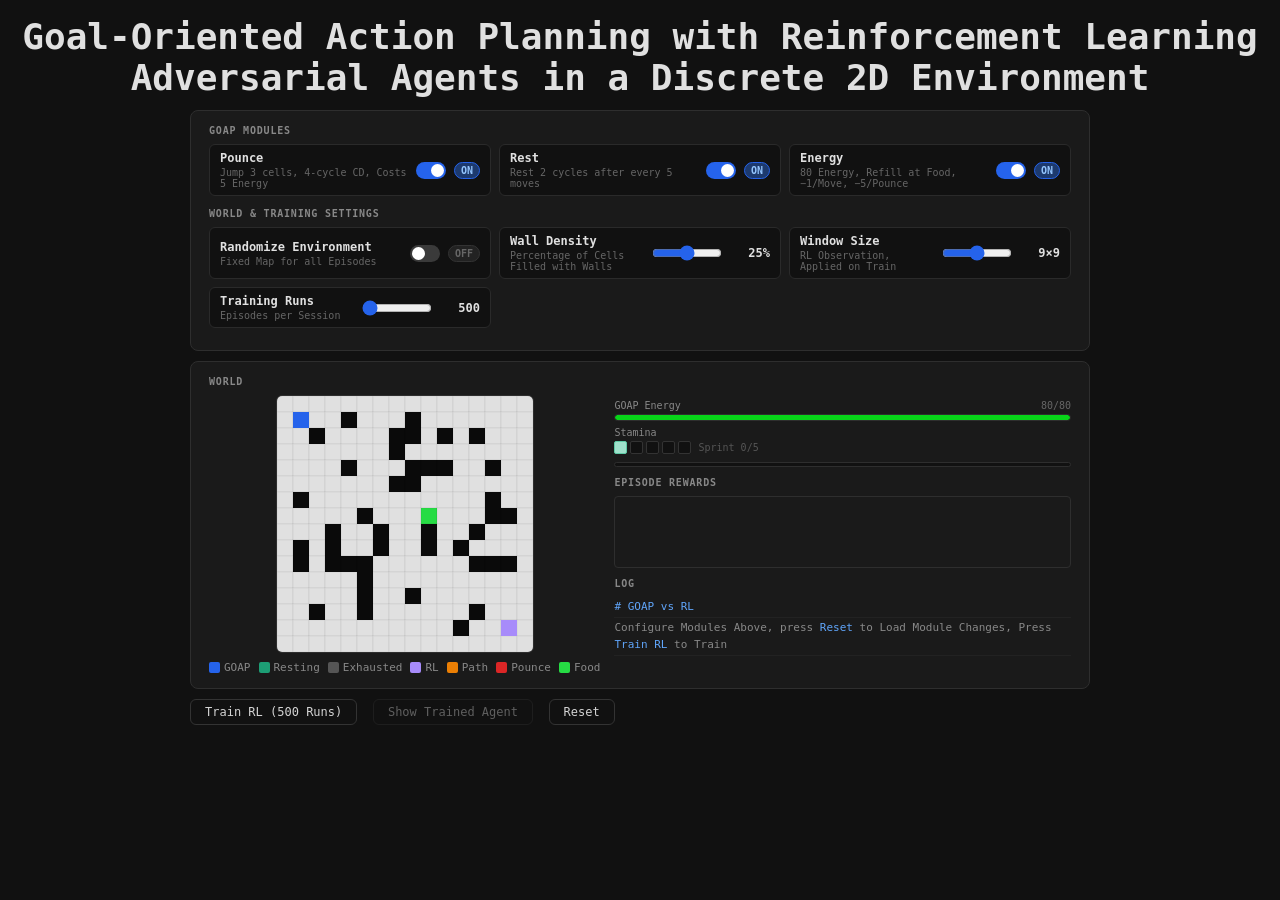
<file: projects/planningSim/index.html>
<!DOCTYPE html>
<html lang="en">
<head>
  <meta charset="UTF-8">
  <meta name="viewport" content="width=device-width, initial-scale=1.0">
  <title>Goal-Oriented Action Planning with Reinforcement Learning Adversarial Agents in a Discrete 2D Environment</title>
  <link rel="stylesheet" href="style.css">
</head>
<body>
  <h1>Goal-Oriented Action Planning with Reinforcement Learning<br> Adversarial Agents in a Discrete 2D Environment</h1>
  <!-- GOAP modules -->
  <div class="panel">
    <h3>GOAP modules</h3>
    <div class="ctrl-grid">

      <div class="ctrl-card">
        <div class="ctrl-info">
          <div class="ctrl-name">Pounce</div>
          <div class="ctrl-desc">Jump 3 cells, 4-cycle CD, Costs 5 Energy</div>
        </div>
        <div class="toggle-track on" id="pounce-track" onclick="toggleMod('pounce')">
          <div class="toggle-thumb"></div>
        </div>
        <span class="badge badge-on" id="pounce-badge">ON</span>
      </div>

      <div class="ctrl-card">
        <div class="ctrl-info">
          <div class="ctrl-name">Rest</div>
          <div class="ctrl-desc">Rest 2 cycles after every 5 moves</div>
        </div>
        <div class="toggle-track on" id="rest-track" onclick="toggleMod('rest')">
          <div class="toggle-thumb"></div>
        </div>
        <span class="badge badge-on" id="rest-badge">ON</span>
      </div>

      <div class="ctrl-card">
        <div class="ctrl-info">
          <div class="ctrl-name">Energy</div>
          <div class="ctrl-desc">80 Energy, Refill at Food, −1/Move, −5/Pounce</div>
        </div>
        <div class="toggle-track on" id="energy-track" onclick="toggleMod('energy')">
          <div class="toggle-thumb"></div>
        </div>
        <span class="badge badge-on" id="energy-badge">ON</span>
      </div>

    </div>

    <!-- World & training settings -->
    <h3 style="margin-top:12px">world &amp; training settings</h3>
    <div class="ctrl-grid">

      <div class="ctrl-card">
        <div class="ctrl-info">
          <div class="ctrl-name">Randomize Environment</div>
          <div class="ctrl-desc" id="randenv-desc">Fixed Map for all Episodes</div>
        </div>
        <div class="toggle-track" id="randomenv-track" onclick="toggleMod('randomenv')">
          <div class="toggle-thumb"></div>
        </div>
        <span class="badge badge-off" id="randomenv-badge">OFF</span>
      </div>

      <div class="ctrl-card">
        <div class="ctrl-info">
          <div class="ctrl-name">Wall Density</div>
          <div class="ctrl-desc">Percentage of Cells Filled with Walls</div>
        </div>
        <input type="range" min="0" max="50" step="1" value="25" id="density-slider"
               oninput="document.getElementById('density-val').textContent=this.value+'%'">
        <span class="slider-val" id="density-val">25%</span>
      </div>

      <div class="ctrl-card">
        <div class="ctrl-info">
          <div class="ctrl-name">Window Size</div>
          <div class="ctrl-desc">RL Observation, Applied on Train</div>
        </div>
        <input type="range" min="5" max="13" step="2" value="9" id="window-slider"
               oninput="updateWindowLabel(this.value)">
        <span class="slider-val" id="window-val">9×9</span>
      </div>

      <div class="ctrl-card">
        <div class="ctrl-info">
          <div class="ctrl-name">Training Runs</div>
          <div class="ctrl-desc">Episodes per Session</div>
        </div>
        <input type="range" min="500" max="5000" step="500" value="500" id="runs-slider"
               oninput="onRunsSlider(this.value)">
        <span class="slider-val" id="runs-val">500</span>
      </div>
    </div>
  </div>

  <!-- World + side panel -->
  <div class="panel">
    <div class="row">

      <!-- Canvas -->
      <div>
        <h3>World</h3>
        <div id="cv-wrap">
          <canvas id="cv"      width="256" height="256"></canvas>
        </div>
        <div class="legend">
          <div class="leg"><div class="leg-box" style="background:#2563eb"></div>GOAP</div>
          <div class="leg"><div class="leg-box" style="background:#1d9e75"></div>Resting</div>
          <div class="leg"><div class="leg-box" style="background:#555"></div>Exhausted</div>
          <div class="leg"><div class="leg-box" style="background:#a78bfa"></div>RL</div>
          <div class="leg"><div class="leg-box" style="background:#eb7f04"></div>Path</div>
          <div class="leg"><div class="leg-box" style="background:#dc2626"></div>Pounce</div>
          <div class="leg"><div class="leg-box" style="background:#26dc44"></div>Food</div>
        </div>
      </div>

      <!-- Side panel -->
      <div class="side">

        <!-- Energy -->
        <div id="energy-section" class="energy-section">
          <div class="energy-header">
            <span>GOAP Energy</span>
            <span id="energy-label">80/80</span>
          </div>
          <div class="energy-track">
            <div class="energy-fill" id="energy-fill" style="width:100%;background:#08d419"></div>
          </div>
        </div>

        <!-- Stamina -->
        <div id="stamina-section" class="stamina-section">
          <div class="stamina-label">Stamina</div>
          <div class="rest-bar">
            <div class="rest-cell" id="sc0"></div>
            <div class="rest-cell" id="sc1"></div>
            <div class="rest-cell" id="sc2"></div>
            <div class="rest-cell" id="sc3"></div>
            <div class="rest-cell" id="sc4"></div>
            <span id="rest-label"></span>
          </div>
        </div>

        <!-- Training progress -->
        <div class="progress-bar">
          <div class="progress-fill" id="prog" style="width:0%"></div>
        </div>
        <div id="prog-label"></div>

        <!-- Reward chart -->
        <div class="chart-section">
          <h3>episode rewards</h3>
          <div class="chart-wrap">
            <canvas id="chart" width="460" height="68"></canvas>
          </div>
        </div>

        <!-- Log -->
        <div class="log-section">
          <h3>log</h3>
          <div id="log"></div>
        </div>

      </div><!-- /side -->
    </div><!-- /row -->
  </div>

  <!-- Buttons -->
  <div class="btn-row">
    <button class="btn" id="trainBtn" onclick="startTraining()">Train RL (500 runs)</button>
    <button class="btn" id="playBtn"  onclick="startPlay()" disabled>Show Trained Agent</button>
    <button class="btn"               onclick="hardReset()">Reset</button>
  </div>

  <script src="sim.js"></script>
</body>
</html>
</file>
<file: projects/planningSim/style.css>
*, *::before, *::after { box-sizing: border-box; margin: 0; padding: 0; }

body {
  font-family: ui-monospace, "Cascadia Code", "Fira Code", monospace;
  background: #111;
  color: #d4d4d4;
  padding: 1rem;
  min-height: 100vh;
}

.panel {
  background: #1a1a1a;
  border: 1px solid #2e2e2e;
  border-radius: 8px;
  padding: 14px 18px;
  margin-bottom: 10px;
  max-width: 900px;
  margin-left: auto;
  margin-right: auto;
}

.row {
  display: flex;
  gap: 14px;
  align-items: center;
  flex-wrap: wrap;
}

h1 {
  font-size: 36px;
  font-weight: 700;
  color: #e0e0e0;
  text-align: center;
  margin-bottom: 12px;
}

h3 {
  font-size: 10px;
  font-weight: 600;
  color: #888;
  letter-spacing: .08em;
  text-transform: uppercase;
  margin-bottom: 8px;
}

/* Control grid */
.ctrl-grid {
  display: grid;
  grid-template-columns: repeat(auto-fill, minmax(210px, 1fr));
  gap: 8px;
  margin-bottom: 8px;
}

.ctrl-card {
  display: flex;
  align-items: center;
  gap: 8px;
  background: #111;
  border: 1px solid #2a2a2a;
  border-radius: 6px;
  padding: 6px 10px;
}

.ctrl-info { flex: 1; min-width: 0; }
.ctrl-name  { font-size: 12px; font-weight: 600; color: #e0e0e0; }
.ctrl-desc  { font-size: 10px; color: #666; margin-top: 2px; }

.hint {
  font-size: 10px;
  color: #555;
  margin-top: 4px;
}

/* Toggle switch */
.toggle-track {
  position: relative;
  width: 30px;
  height: 17px;
  border-radius: 9px;
  background: #3a3a3a;
  transition: background .2s;
  cursor: pointer;
  flex-shrink: 0;
}

.toggle-track.on {
  background: #2563eb;
}

.toggle-thumb {
  position: absolute;
  top: 2px;
  left: 2px;
  width: 13px;
  height: 13px;
  background: #fff;
  border-radius: 50%;
  transition: transform .2s;
  pointer-events: none;
}

.toggle-track.on .toggle-thumb {
  transform: translateX(13px);
}

/* Badge */
.badge {
  font-size: 10px;
  padding: 2px 6px;
  border-radius: 10px;
  font-weight: 600;
  flex-shrink: 0;
}

.badge-on  { background: #1d3a6e; color: #93c5fd; border: 1px solid #2563eb; }
.badge-off { background: #222;    color: #666;    border: 1px solid #333;    }

/* Sliders */
.slider-val {
  font-size: 12px;
  font-weight: 600;
  color: #e0e0e0;
  min-width: 40px;
  text-align: right;
  white-space: nowrap;
}

input[type="range"] {
  width: 70px;
  accent-color: #2563eb;
  cursor: pointer;
}

/* Canvas & World */
canvas { 
  image-rendering: pixelated; 
}

#cv-wrap {
  display: flex;
  flex-direction: column;
  align-items: center;
}

#cv, #overlay {
  border: 1px solid #2e2e2e;
  border-radius: 6px;
}

#overlay {
  position: absolute;
  top: 0;
  left: 0;
  pointer-events: none;
}

/* Legend */
.legend {
  display: flex;
  gap: 8px;
  flex-wrap: wrap;
  margin-top: 8px;
}

.leg {
  display: flex;
  align-items: center;
  gap: 4px;
  font-size: 11px;
  color: #888;
}

.leg-box {
  width: 11px;
  height: 11px;
  border-radius: 2px;
  flex-shrink: 0;
}

/* Side panel */
.side { flex: 1; min-width: 185px; }

/* Energy bar */
.energy-section { margin-top: 6px; }

.energy-header {
  display: flex;
  justify-content: space-between;
  align-items: center;
  margin-bottom: 3px;
}

.energy-header span { font-size: 10px; color: #888; }

#energy-label { color: #666; }

.energy-track {
  height: 7px;
  background: #111;
  border-radius: 4px;
  overflow: hidden;
  border: 1px solid #2e2e2e;
}

.energy-fill {
  height: 100%;
  border-radius: 4px;
  transition: width .25s, background .25s;
}

/* Stamina bar */
.stamina-section { margin-top: 6px; }
.stamina-label   { font-size: 10px; color: #888; margin-bottom: 3px; }

.rest-bar {
  display: flex;
  gap: 3px;
  align-items: center;
}

.rest-cell {
  width: 13px;
  height: 13px;
  border-radius: 2px;
  border: 1px solid #333;
  background: #111;
  transition: background .2s;
}

.rest-cell.filled { background: #5dcaa5; border-color: #1d9e75; }
.rest-cell.active { background: #9fe1cb; border-color: #5dcaa5; }

#rest-label { font-size: 10px; color: #555; margin-left: 4px; }

/* Training progress */
.progress-bar {
  height: 5px;
  background: #111;
  border-radius: 3px;
  overflow: hidden;
  margin-top: 8px;
  border: 1px solid #2e2e2e;
}

.progress-fill {
  height: 100%;
  background: #2563eb;
  border-radius: 3px;
  transition: width .1s;
}

#prog-label {
  font-size: 10px;
  color: #555;
  margin-top: 3px;
}

/* Reward chart */
.chart-section { margin-top: 10px; }

.chart-wrap {
  height: 72px;
  margin-top: 4px;
  border: 1px solid #2e2e2e;
  border-radius: 4px; 
}

#chart { display: block; }

/* Log */
.log-section { 
  margin-top: 10px; 
}

#log {
  font-size: 11px;
  color: #888;
  line-height: 1.6;
  max-height: 140px;
  overflow-y: auto;
}

.log-line {
  padding: 1px 0;
  border-bottom: 1px solid #222;
}

.kw   { color: #60a5fa; }
.ok   { color: #4ade80; }
.warn { color: #fbbf24; }
.err  { color: #f87171; }
.rl   { color: #a78bfa; }

/* Buttons */
.btn-row { 
  margin-top: 8px; 
  max-width: 900px;
  margin-left: auto;
  margin-right: auto;
}

.btn {
  background: transparent;
  border: 1px solid #333;
  border-radius: 6px;
  padding: 5px 14px;
  font-size: 12px;
  cursor: pointer;
  color: #d4d4d4;
  font-family: inherit;
  margin-right: 6px;
  transition: background .15s, border-color .15s;
}

.btn:hover   { background: #222; border-color: #444; }
.btn:active  { transform: scale(.97); }
.btn:disabled { opacity: .4; cursor: not-allowed; }
</file>
